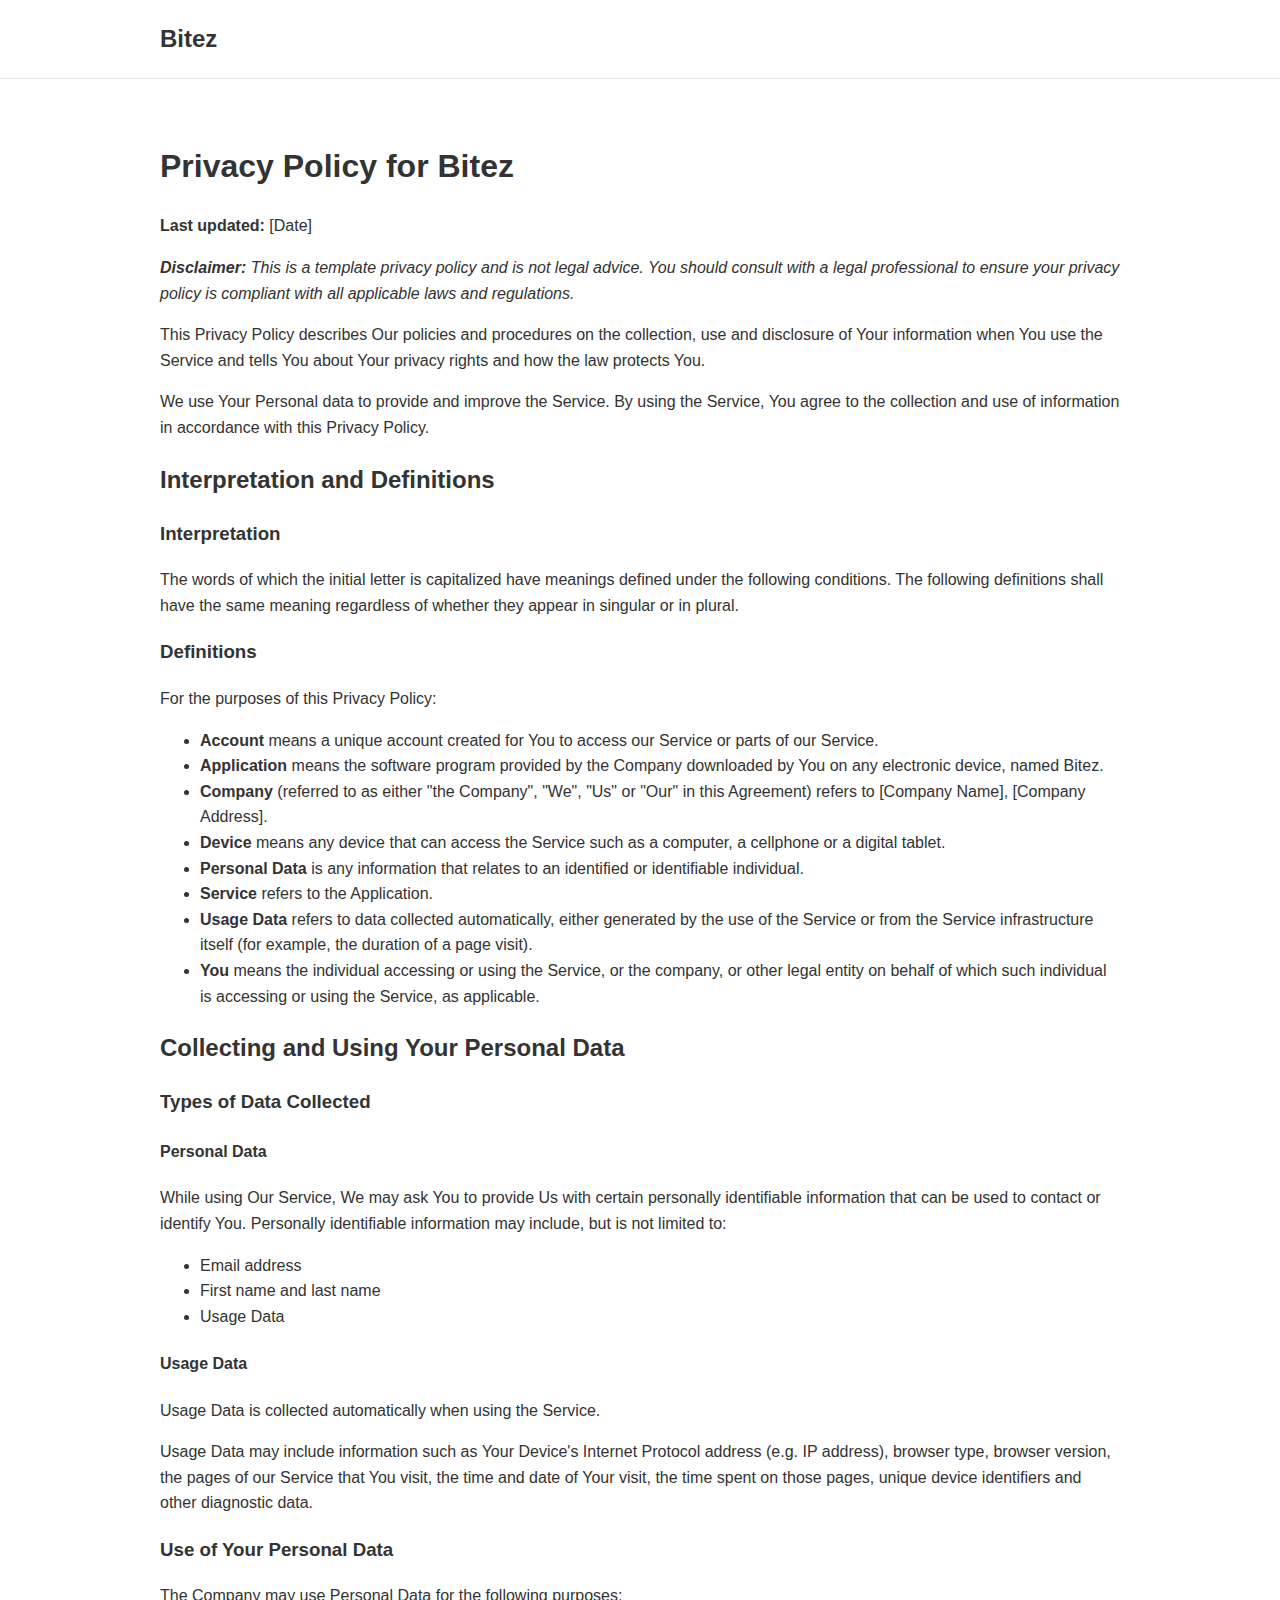
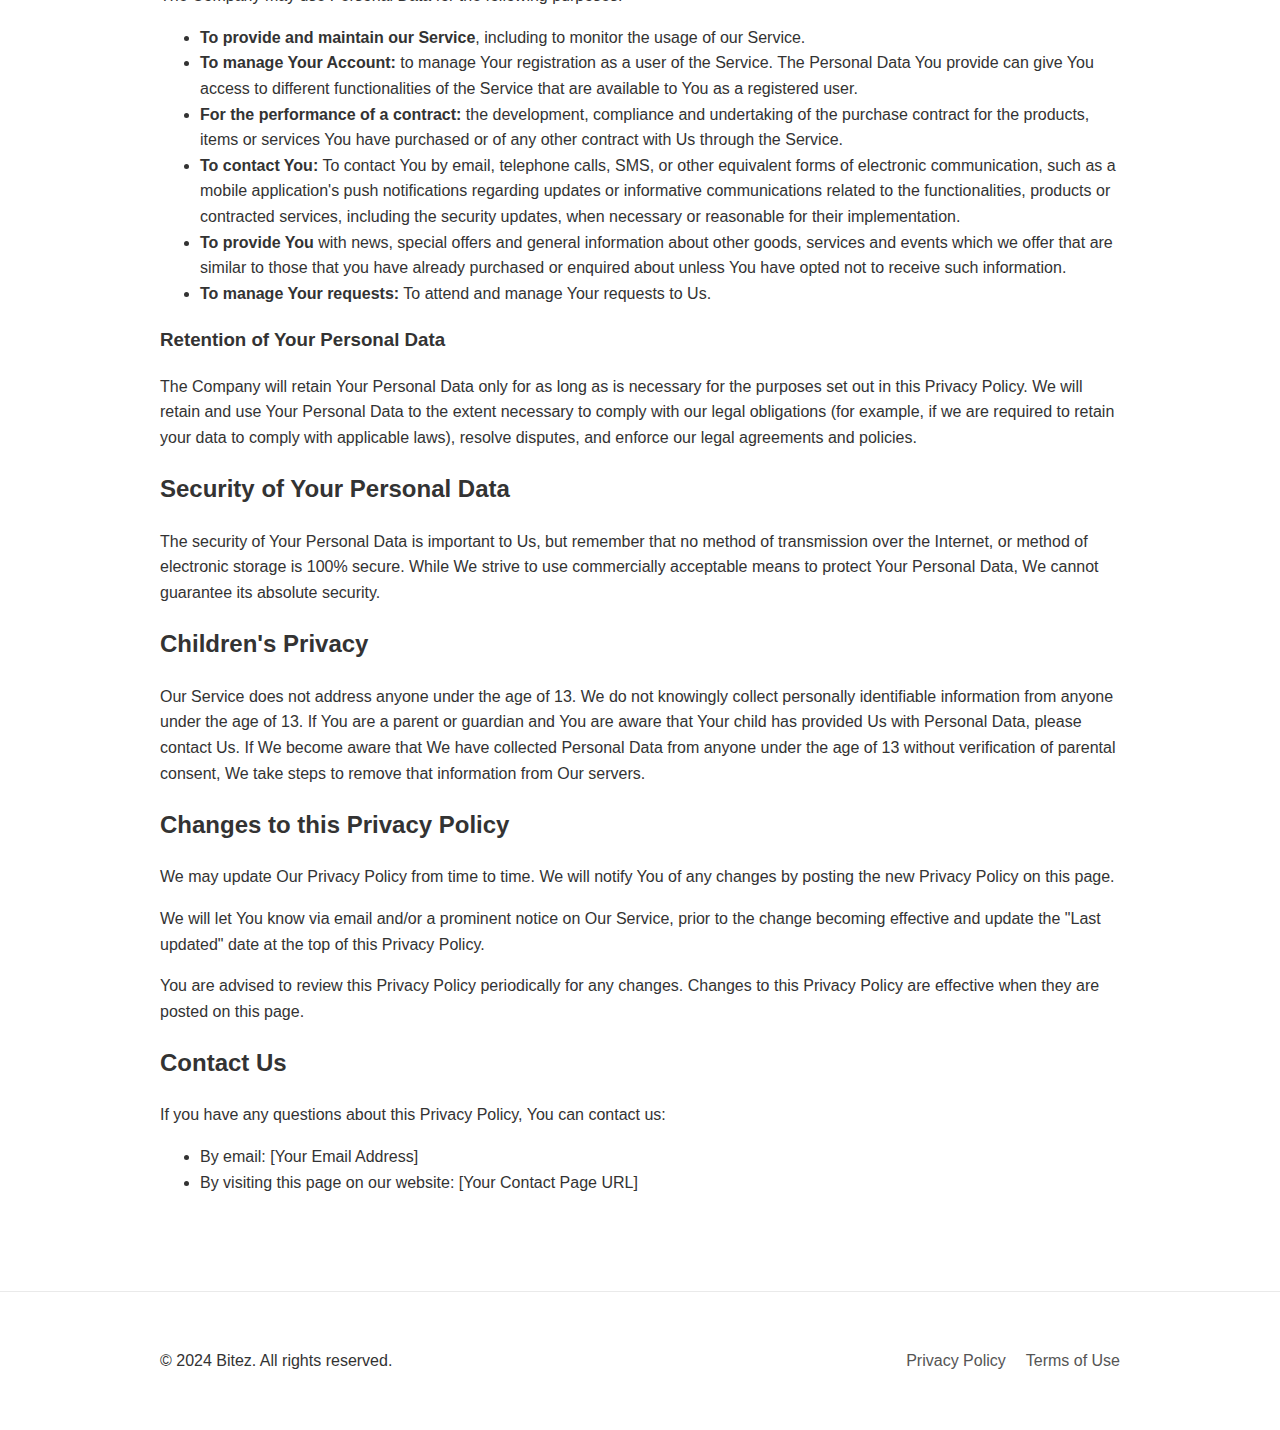
<file: privacy.html>
<!DOCTYPE html>
<html lang="en">
<head>
    <meta charset="UTF-8">
    <meta name="viewport" content="width=device-width, initial-scale=1.0">
    <title>Privacy Policy - Bitez</title>
    <link rel="stylesheet" href="style.css">
</head>
<body>
    <header>
        <nav>
            <div class="container">
                <a href="index.html" class="logo">Bitez</a>
            </div>
        </nav>
    </header>

    <main>
        <div class="container" style="padding-top: 40px; padding-bottom: 40px;">
            <h1>Privacy Policy for Bitez</h1>

            <p><strong>Last updated:</strong> [Date]</p>

            <p><em><strong>Disclaimer:</strong> This is a template privacy policy and is not legal advice. You should consult with a legal professional to ensure your privacy policy is compliant with all applicable laws and regulations.</em></p>

            <p>This Privacy Policy describes Our policies and procedures on the collection, use and disclosure of Your information when You use the Service and tells You about Your privacy rights and how the law protects You.</p>

            <p>We use Your Personal data to provide and improve the Service. By using the Service, You agree to the collection and use of information in accordance with this Privacy Policy.</p>

            <h2>Interpretation and Definitions</h2>
            <h3>Interpretation</h3>
            <p>The words of which the initial letter is capitalized have meanings defined under the following conditions. The following definitions shall have the same meaning regardless of whether they appear in singular or in plural.</p>
            <h3>Definitions</h3>
            <p>For the purposes of this Privacy Policy:</p>
            <ul>
                <li><strong>Account</strong> means a unique account created for You to access our Service or parts of our Service.</li>
                <li><strong>Application</strong> means the software program provided by the Company downloaded by You on any electronic device, named Bitez.</li>
                <li><strong>Company</strong> (referred to as either "the Company", "We", "Us" or "Our" in this Agreement) refers to [Company Name], [Company Address].</li>
                <li><strong>Device</strong> means any device that can access the Service such as a computer, a cellphone or a digital tablet.</li>
                <li><strong>Personal Data</strong> is any information that relates to an identified or identifiable individual.</li>
                <li><strong>Service</strong> refers to the Application.</li>
                <li><strong>Usage Data</strong> refers to data collected automatically, either generated by the use of the Service or from the Service infrastructure itself (for example, the duration of a page visit).</li>
                <li><strong>You</strong> means the individual accessing or using the Service, or the company, or other legal entity on behalf of which such individual is accessing or using the Service, as applicable.</li>
            </ul>

            <h2>Collecting and Using Your Personal Data</h2>
            <h3>Types of Data Collected</h3>
            <h4>Personal Data</h4>
            <p>While using Our Service, We may ask You to provide Us with certain personally identifiable information that can be used to contact or identify You. Personally identifiable information may include, but is not limited to:</p>
            <ul>
                <li>Email address</li>
                <li>First name and last name</li>
                <li>Usage Data</li>
            </ul>
            <h4>Usage Data</h4>
            <p>Usage Data is collected automatically when using the Service.</p>
            <p>Usage Data may include information such as Your Device's Internet Protocol address (e.g. IP address), browser type, browser version, the pages of our Service that You visit, the time and date of Your visit, the time spent on those pages, unique device identifiers and other diagnostic data.</p>

            <h3>Use of Your Personal Data</h3>
            <p>The Company may use Personal Data for the following purposes:</p>
            <ul>
                <li><strong>To provide and maintain our Service</strong>, including to monitor the usage of our Service.</li>
                <li><strong>To manage Your Account:</strong> to manage Your registration as a user of the Service. The Personal Data You provide can give You access to different functionalities of the Service that are available to You as a registered user.</li>
                <li><strong>For the performance of a contract:</strong> the development, compliance and undertaking of the purchase contract for the products, items or services You have purchased or of any other contract with Us through the Service.</li>
                <li><strong>To contact You:</strong> To contact You by email, telephone calls, SMS, or other equivalent forms of electronic communication, such as a mobile application's push notifications regarding updates or informative communications related to the functionalities, products or contracted services, including the security updates, when necessary or reasonable for their implementation.</li>
                <li><strong>To provide You</strong> with news, special offers and general information about other goods, services and events which we offer that are similar to those that you have already purchased or enquired about unless You have opted not to receive such information.</li>
                <li><strong>To manage Your requests:</strong> To attend and manage Your requests to Us.</li>
            </ul>

            <h3>Retention of Your Personal Data</h3>
            <p>The Company will retain Your Personal Data only for as long as is necessary for the purposes set out in this Privacy Policy. We will retain and use Your Personal Data to the extent necessary to comply with our legal obligations (for example, if we are required to retain your data to comply with applicable laws), resolve disputes, and enforce our legal agreements and policies.</p>

            <h2>Security of Your Personal Data</h2>
            <p>The security of Your Personal Data is important to Us, but remember that no method of transmission over the Internet, or method of electronic storage is 100% secure. While We strive to use commercially acceptable means to protect Your Personal Data, We cannot guarantee its absolute security.</p>

            <h2>Children's Privacy</h2>
            <p>Our Service does not address anyone under the age of 13. We do not knowingly collect personally identifiable information from anyone under the age of 13. If You are a parent or guardian and You are aware that Your child has provided Us with Personal Data, please contact Us. If We become aware that We have collected Personal Data from anyone under the age of 13 without verification of parental consent, We take steps to remove that information from Our servers.</p>

            <h2>Changes to this Privacy Policy</h2>
            <p>We may update Our Privacy Policy from time to time. We will notify You of any changes by posting the new Privacy Policy on this page.</p>
            <p>We will let You know via email and/or a prominent notice on Our Service, prior to the change becoming effective and update the "Last updated" date at the top of this Privacy Policy.</p>
            <p>You are advised to review this Privacy Policy periodically for any changes. Changes to this Privacy Policy are effective when they are posted on this page.</p>

            <h2>Contact Us</h2>
            <p>If you have any questions about this Privacy Policy, You can contact us:</p>
            <ul>
                <li>By email: [Your Email Address]</li>
                <li>By visiting this page on our website: [Your Contact Page URL]</li>
            </ul>
        </div>
    </main>

    <footer>
        <div class="container">
            <p>&copy; 2024 Bitez. All rights reserved.</p>
            <ul>
                <li><a href="privacy.html">Privacy Policy</a></li>
                <li><a href="terms.html">Terms of Use</a></li>
            </ul>
        </div>
    </footer>
</body>
</html>
</file>
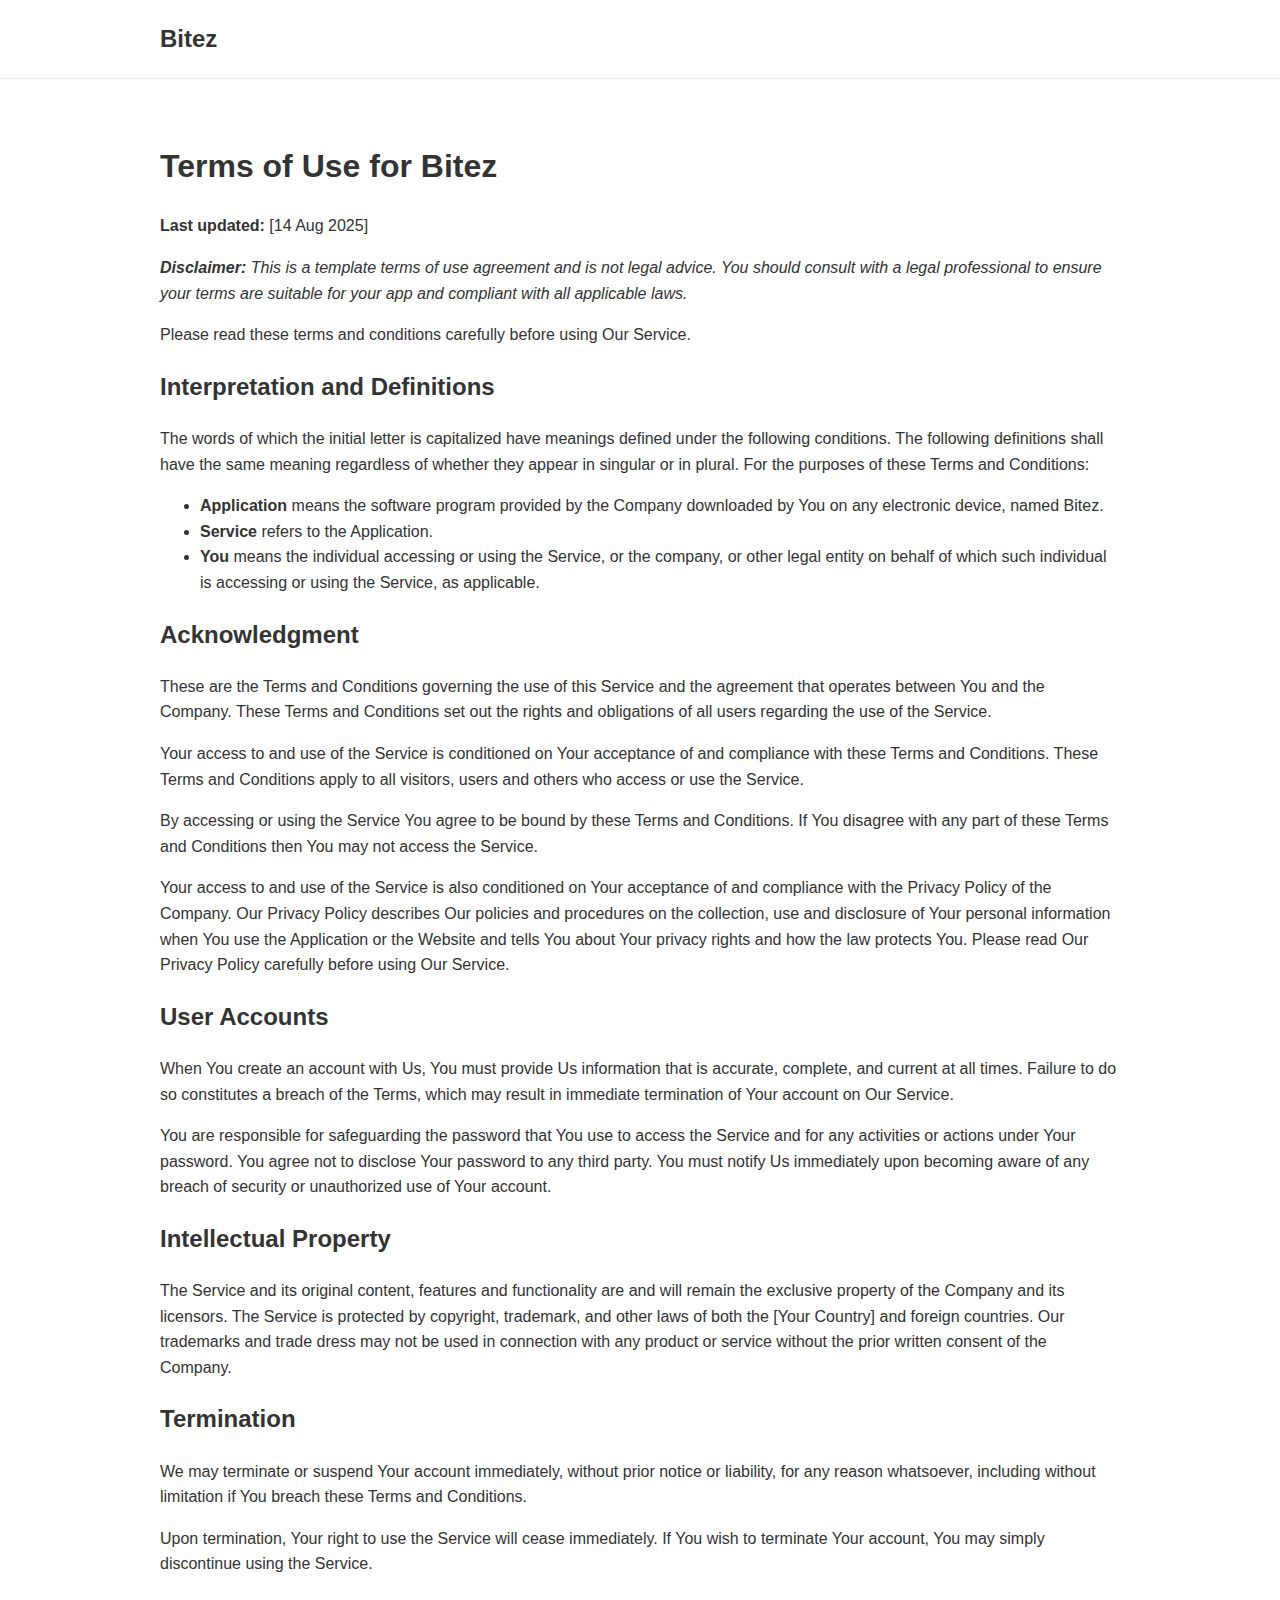
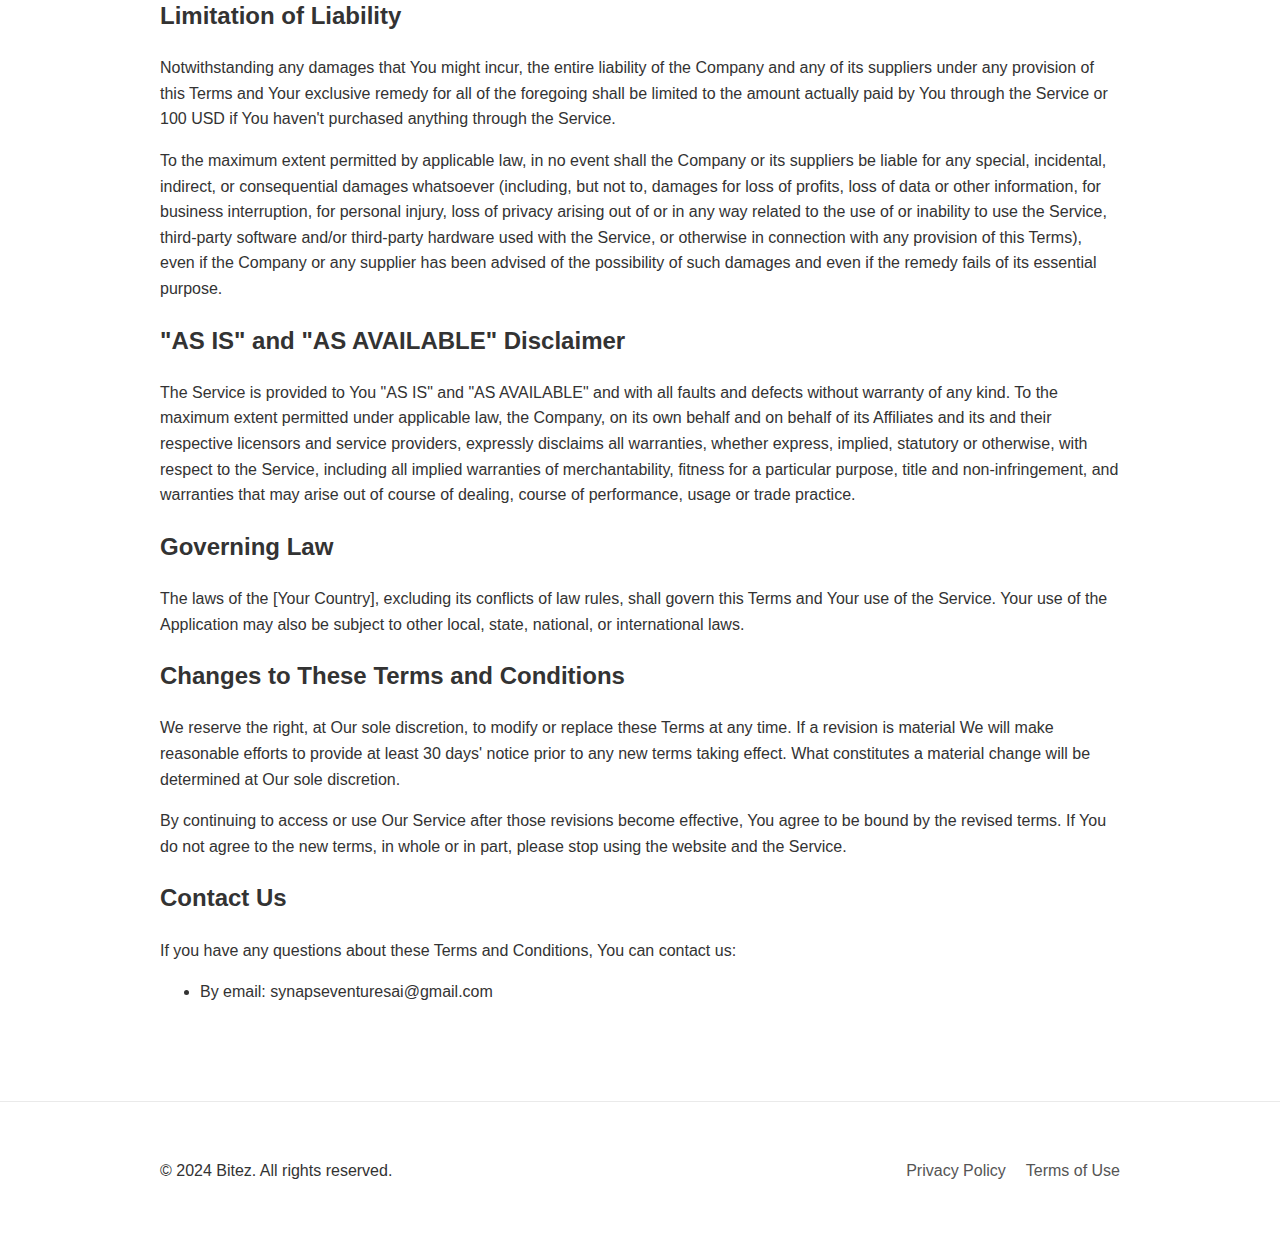
<file: terms.html>
<!DOCTYPE html>
<html lang="en">
<head>
    <meta charset="UTF-8">
    <meta name="viewport" content="width=device-width, initial-scale=1.0">
    <title>Terms of Use - Bitez</title>
    <link rel="stylesheet" href="style.css">
</head>
<body>
    <header>
        <nav>
            <div class="container">
                <a href="index.html" class="logo">Bitez</a>
            </div>
        </nav>
    </header>

    <main>
        <div class="container" style="padding-top: 40px; padding-bottom: 40px;">
            <h1>Terms of Use for Bitez</h1>

            <p><strong>Last updated:</strong> [14 Aug 2025]</p>

            <p><em><strong>Disclaimer:</strong> This is a template terms of use agreement and is not legal advice. You should consult with a legal professional to ensure your terms are suitable for your app and compliant with all applicable laws.</em></p>

            <p>Please read these terms and conditions carefully before using Our Service.</p>

            <h2>Interpretation and Definitions</h2>
            <p>The words of which the initial letter is capitalized have meanings defined under the following conditions. The following definitions shall have the same meaning regardless of whether they appear in singular or in plural. For the purposes of these Terms and Conditions:</p>
            <ul>
                <li><strong>Application</strong> means the software program provided by the Company downloaded by You on any electronic device, named Bitez.</li>
                <li><strong>Service</strong> refers to the Application.</li>
                <li><strong>You</strong> means the individual accessing or using the Service, or the company, or other legal entity on behalf of which such individual is accessing or using the Service, as applicable.</li>
            </ul>

            <h2>Acknowledgment</h2>
            <p>These are the Terms and Conditions governing the use of this Service and the agreement that operates between You and the Company. These Terms and Conditions set out the rights and obligations of all users regarding the use of the Service.</p>
            <p>Your access to and use of the Service is conditioned on Your acceptance of and compliance with these Terms and Conditions. These Terms and Conditions apply to all visitors, users and others who access or use the Service.</p>
            <p>By accessing or using the Service You agree to be bound by these Terms and Conditions. If You disagree with any part of these Terms and Conditions then You may not access the Service.</p>
            <p>Your access to and use of the Service is also conditioned on Your acceptance of and compliance with the Privacy Policy of the Company. Our Privacy Policy describes Our policies and procedures on the collection, use and disclosure of Your personal information when You use the Application or the Website and tells You about Your privacy rights and how the law protects You. Please read Our Privacy Policy carefully before using Our Service.</p>

            <h2>User Accounts</h2>
            <p>When You create an account with Us, You must provide Us information that is accurate, complete, and current at all times. Failure to do so constitutes a breach of the Terms, which may result in immediate termination of Your account on Our Service.</p>
            <p>You are responsible for safeguarding the password that You use to access the Service and for any activities or actions under Your password. You agree not to disclose Your password to any third party. You must notify Us immediately upon becoming aware of any breach of security or unauthorized use of Your account.</p>

            <h2>Intellectual Property</h2>
            <p>The Service and its original content, features and functionality are and will remain the exclusive property of the Company and its licensors. The Service is protected by copyright, trademark, and other laws of both the [Your Country] and foreign countries. Our trademarks and trade dress may not be used in connection with any product or service without the prior written consent of the Company.</p>

            <h2>Termination</h2>
            <p>We may terminate or suspend Your account immediately, without prior notice or liability, for any reason whatsoever, including without limitation if You breach these Terms and Conditions.</p>
            <p>Upon termination, Your right to use the Service will cease immediately. If You wish to terminate Your account, You may simply discontinue using the Service.</p>

            <h2>Limitation of Liability</h2>
            <p>Notwithstanding any damages that You might incur, the entire liability of the Company and any of its suppliers under any provision of this Terms and Your exclusive remedy for all of the foregoing shall be limited to the amount actually paid by You through the Service or 100 USD if You haven't purchased anything through the Service.</p>
            <p>To the maximum extent permitted by applicable law, in no event shall the Company or its suppliers be liable for any special, incidental, indirect, or consequential damages whatsoever (including, but not to, damages for loss of profits, loss of data or other information, for business interruption, for personal injury, loss of privacy arising out of or in any way related to the use of or inability to use the Service, third-party software and/or third-party hardware used with the Service, or otherwise in connection with any provision of this Terms), even if the Company or any supplier has been advised of the possibility of such damages and even if the remedy fails of its essential purpose.</p>

            <h2>"AS IS" and "AS AVAILABLE" Disclaimer</h2>
            <p>The Service is provided to You "AS IS" and "AS AVAILABLE" and with all faults and defects without warranty of any kind. To the maximum extent permitted under applicable law, the Company, on its own behalf and on behalf of its Affiliates and its and their respective licensors and service providers, expressly disclaims all warranties, whether express, implied, statutory or otherwise, with respect to the Service, including all implied warranties of merchantability, fitness for a particular purpose, title and non-infringement, and warranties that may arise out of course of dealing, course of performance, usage or trade practice.</p>

            <h2>Governing Law</h2>
            <p>The laws of the [Your Country], excluding its conflicts of law rules, shall govern this Terms and Your use of the Service. Your use of the Application may also be subject to other local, state, national, or international laws.</p>

            <h2>Changes to These Terms and Conditions</h2>
            <p>We reserve the right, at Our sole discretion, to modify or replace these Terms at any time. If a revision is material We will make reasonable efforts to provide at least 30 days' notice prior to any new terms taking effect. What constitutes a material change will be determined at Our sole discretion.</p>
            <p>By continuing to access or use Our Service after those revisions become effective, You agree to be bound by the revised terms. If You do not agree to the new terms, in whole or in part, please stop using the website and the Service.</p>

            <h2>Contact Us</h2>
            <p>If you have any questions about these Terms and Conditions, You can contact us:</p>
            <ul>
                <li>By email: synapseventuresai@gmail.com</li>
            </ul>
        </div>
    </main>

    <footer>
        <div class="container">
            <p>&copy; 2024 Bitez. All rights reserved.</p>
            <ul>
                <li><a href="privacy.html">Privacy Policy</a></li>
                <li><a href="terms.html">Terms of Use</a></li>
            </ul>
        </div>
    </footer>
</body>
</html>
</file>
<file: style.css>
/* General Body Styles */
body {
    font-family: -apple-system, BlinkMacSystemFont, "Segoe UI", Roboto, Helvetica, Arial, sans-serif;
    margin: 0;
    color: #333;
    line-height: 1.6;
}

.container {
    max-width: 960px;
    margin: 0 auto;
    padding: 0 20px;
}

/* Header and Navigation */
header {
    background: #fff;
    border-bottom: 1px solid #eaeaea;
    padding: 20px 0;
}

nav .container {
    display: flex;
    justify-content: space-between;
    align-items: center;
}

.logo {
    font-size: 1.5em;
    font-weight: bold;
    text-decoration: none;
    color: #333;
}

nav ul {
    list-style: none;
    margin: 0;
    padding: 0;
    display: flex;
}

nav ul li {
    margin-left: 20px;
}

nav ul li a {
    text-decoration: none;
    color: #555;
    font-weight: 500;
}

/* Hero Section */
.hero {
    background: #f9f9f9;
    padding: 80px 0;
    text-align: center;
}

.hero h1 {
    font-size: 3em;
    margin-bottom: 20px;
}

.hero p {
    font-size: 1.2em;
    max-width: 600px;
    margin: 0 auto 30px;
}

.cta-button {
    background: #007aff; /* Apple's blue */
    color: #fff;
    padding: 15px 30px;
    border-radius: 8px;
    text-decoration: none;
    font-weight: bold;
    transition: background-color 0.3s;
}

.cta-button:hover {
    background: #005ecb;
}

/* Features Section */
.features {
    padding: 80px 0;
    text-align: center;
}

.features h2 {
    font-size: 2.5em;
    margin-bottom: 60px;
}

.feature-grid {
    display: grid;
    grid-template-columns: repeat(auto-fit, minmax(250px, 1fr));
    gap: 40px;
}

.feature {
    text-align: center;
}

.feature img {
    max-width: 100px; /* Placeholder size */
    height: auto;
    margin-bottom: 20px;
    background: #eee;
    border-radius: 10px;
    padding: 20px;
}

.feature h3 {
    font-size: 1.5em;
    margin-bottom: 10px;
}

/* Footer */
footer {
    background: #fff;
    border-top: 1px solid #eaeaea;
    padding: 40px 0;
    margin-top: 40px;
}

footer .container {
    display: flex;
    justify-content: space-between;
    align-items: center;
}

footer ul {
    list-style: none;
    margin: 0;
    padding: 0;
    display: flex;
}

footer ul li {
    margin-left: 20px;
}

footer ul li a {
    text-decoration: none;
    color: #555;
}

/* Responsive */
@media (max-width: 768px) {
    .hero h1 {
        font-size: 2.5em;
    }
    nav .container, footer .container {
        flex-direction: column;
        text-align: center;
    }
    nav ul, footer ul {
        margin-top: 20px;
    }
    footer .container {
        gap: 10px;
    }
}
</file>
